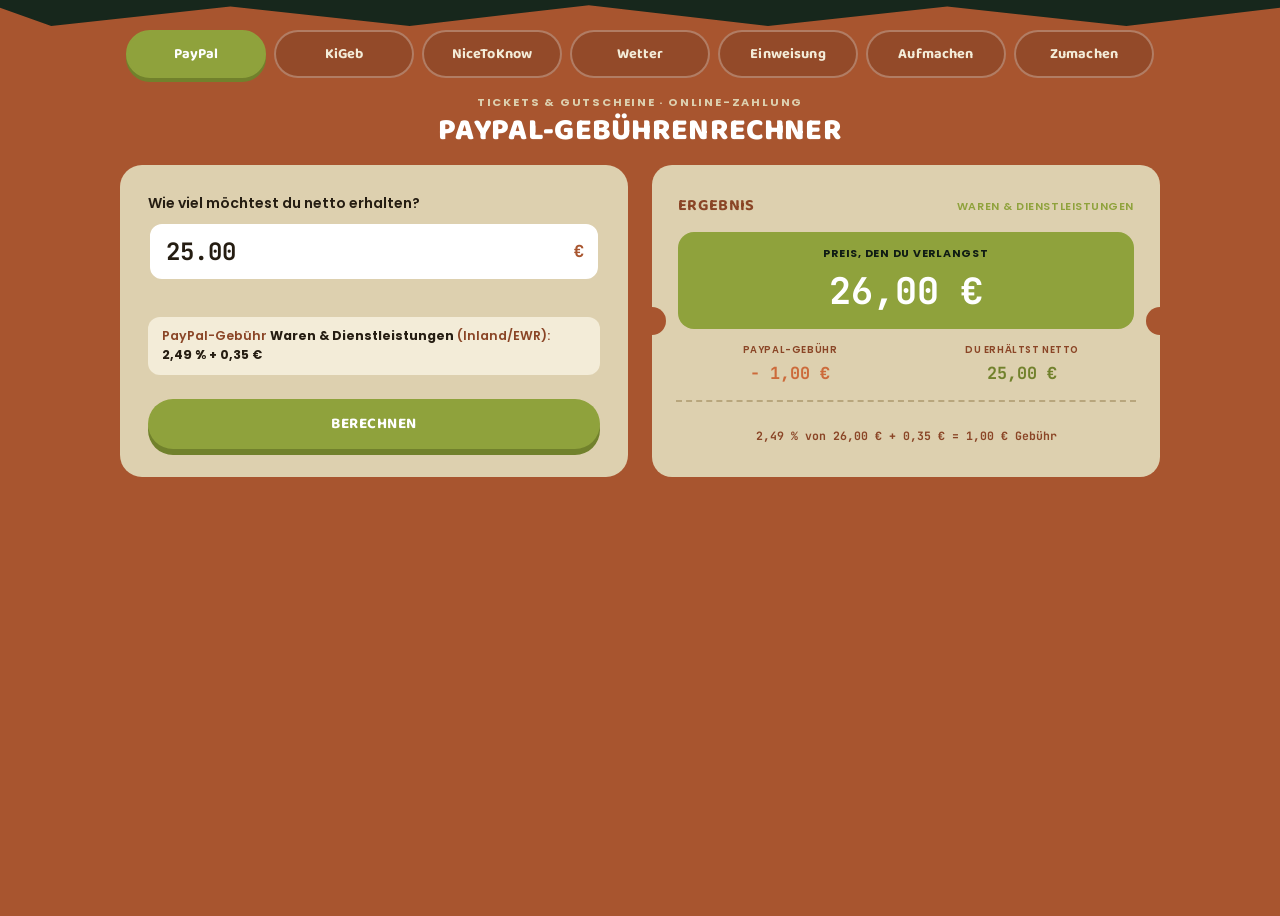
<file: Kletterwald/index.html>
<!doctype html>
<html lang="de">
  <head>
    <meta charset="UTF-8" />
    <meta name="viewport" content="width=device-width, initial-scale=1.0" />
    <title>Kletterwald-Einsiedel | INTRANET</title>
    <link rel="stylesheet" href="style.css" />
  </head>
  <body>
    <div class="top-decor"></div>

    <div class="page">
      <div class="tabbar" role="tablist" aria-label="Bereich wählen">
        <button
          class="tab active"
          type="button"
          data-target="paypal"
          role="tab"
          aria-selected="true"
        >
          PayPal
        </button>
        <button
          class="tab"
          type="button"
          data-target="kigeb"
          role="tab"
          aria-selected="false"
        >
          KiGeb
        </button>
        <button
          class="tab"
          type="button"
          data-target="nicetoknow"
          role="tab"
          aria-selected="false"
        >
          NiceToKnow
        </button>
        <button
          class="tab"
          type="button"
          data-target="wetter"
          role="tab"
          aria-selected="false"
        >
          Wetter
        </button>
        <button
          class="tab"
          type="button"
          data-target="einweisung"
          role="tab"
          aria-selected="false"
        >
          Einweisung
        </button>
        <button
          class="tab"
          type="button"
          data-target="aufmachen"
          role="tab"
          aria-selected="false"
        >
          Aufmachen
        </button>
        <button
          class="tab"
          type="button"
          data-target="zumachen"
          role="tab"
          aria-selected="false"
        >
          Zumachen
        </button>
      </div>

      <!-- ================= PayPal-Gebührenrechner ================= -->
      <section id="panel-paypal" class="tab-panel" role="tabpanel">
        <div class="page-head">
          <p class="eyebrow">Tickets &amp; Gutscheine · Online-Zahlung</p>
          <h1>PayPal-Gebührenrechner</h1>
        </div>

        <div class="layout">
          <form class="calc-card" id="calcForm">
            <div class="field">
              <label for="amount">Wie viel möchtest du netto erhalten?</label>
              <div class="amount-row">
                <input
                  type="number"
                  id="amount"
                  inputmode="decimal"
                  step="0.01"
                  min="0"
                  value="25.00"
                />
                <span>€</span>
              </div>
            </div>

            <div class="fee-basis">
              PayPal-Gebühr
              <strong>Waren &amp; Dienstleistungen</strong> (Inland/EWR):
              <strong>2,49&nbsp;% + 0,35&nbsp;€</strong>
            </div>

            <button type="submit" class="btn-primary">Berechnen</button>
          </form>

          <div class="ticket" aria-live="polite">
            <div class="ticket-head">
              <h2>Ergebnis</h2>
              <span class="ticket-type">Waren &amp; Dienstleistungen</span>
            </div>
            <div class="price-hero">
              <div class="label">Preis, den du verlangst</div>
              <div class="value" id="statGross">–</div>
            </div>
            <div class="ticket-stats">
              <div class="stat fee">
                <div class="label">PayPal-Gebühr</div>
                <div class="value" id="statFee">–</div>
              </div>
              <div class="stat net">
                <div class="label">Du erhältst netto</div>
                <div class="value" id="statNet">–</div>
              </div>
            </div>
            <div class="perforation"></div>
            <p class="ticket-formula" id="statFormula">–</p>
          </div>
        </div>
      </section>

      <!-- ================= Kindergeburtstag ================= -->
      <section id="panel-kigeb" class="tab-panel" role="tabpanel" hidden>
        <div class="page-head">
          <p class="eyebrow">Kasse · Kindergeburtstag</p>
          <h1>Was gehört zu welchem Paket?</h1>
        </div>

        <div class="layout">
          <div class="calc-card">
            <div class="group-label">Miniparcours</div>
            <button class="pkg-row" data-pkg="mini-entdecker">
              <span
                ><span class="pkg-name">Entdecker</span
                ><span class="pkg-sub"
                  >bis 6 Minis · +14 € je weiterem Kind</span
                ></span
              >
              <span class="pkg-price">90 €</span>
            </button>
            <button class="pkg-row" data-pkg="mini-abenteurer">
              <span
                ><span class="pkg-name">Abenteurer</span
                ><span class="pkg-sub"
                  >bis 6 Minis · +17 € je weiterem Kind</span
                ></span
              >
              <span class="pkg-price">115 €</span>
            </button>

            <div class="group-label">Höhenparcours</div>
            <button class="pkg-row" data-pkg="hoehe-entdecker">
              <span
                ><span class="pkg-name">Entdecker</span
                ><span class="pkg-sub"
                  >bis 6 Kinder · +20 € je weiterem Kind</span
                ></span
              >
              <span class="pkg-price">125 €</span>
            </button>
            <button class="pkg-row" data-pkg="hoehe-abenteurer">
              <span
                ><span class="pkg-name">Abenteurer</span
                ><span class="pkg-sub"
                  >bis 6 Kinder · +23 € je weiterem Kind</span
                ></span
              >
              <span class="pkg-price">140 €</span>
            </button>
            <div
              class="pkg-row"
              data-pkg="hoehe-wipfelstuermer"
              role="button"
              tabindex="0"
            >
              <span
                ><span class="pkg-name"
                  >Wipfelstürmer
                  <button class="trainer-check" type="button">
                    hier zum TrainerCheck
                  </button></span
                ><span class="pkg-sub"
                  >bis 6 Kinder · +25 € je weiterem Kind</span
                ></span
              >
              <span class="pkg-price">250 €</span>
            </div>
          </div>

          <div class="ticket" aria-live="polite">
            <div class="ticket-head">
              <h2>Checkliste</h2>
              <span class="ticket-type" id="kgTicketType">Miniparcours</span>
            </div>
            <div class="price-hero">
              <div class="label">Preis</div>
              <div class="value" id="kgPrice">90 €</div>
              <div class="sub" id="kgSub">
                bis 6 Kinder · + 14 € je weiterem Kind
              </div>
            </div>
            <div class="checklist" id="kgChecklist"></div>
          </div>
        </div>
      </section>

      <!-- ================= NiceToKnow ================= -->
      <section id="panel-nicetoknow" class="tab-panel" role="tabpanel" hidden>
        <div class="page-head">
          <p class="eyebrow">-- -- --</p>
          <h1>NiceToKnow</h1>
        </div>

        <div class="layout">
          <div class="calc-card">
            <button class="pkg-row" data-pkg="waldhaus-einsiedel">
              <span
                ><span class="pkg-name">Waldhaus Öffnungszeiten</span
                ><span class="pkg-sub"
                  >Die Öffnungszeiten des Waldhauses Einsiedel</span
                ></span
              >
            </button>
            <div class="placeholder-card wor">
              <div class="placeholder-icon">
                <svg
                  viewBox="0 0 24 24"
                  fill="none"
                  stroke-width="1.6"
                  stroke-linecap="round"
                  stroke-linejoin="round"
                  xmlns="http://www.w3.org/2000/svg"
                >
                  <rect x="5" y="4" width="14" height="17" rx="2"></rect>
                  <path d="M9 4V3a1 1 0 0 1 1-1h4a1 1 0 0 1 1 1v1"></path>
                  <line x1="9" y1="10" x2="15" y2="10"></line>
                  <line x1="9" y1="14" x2="15" y2="14"></line>
                  <line x1="9" y1="18" x2="12.5" y2="18"></line>
                </svg>
              </div>
              <p>weiterer Inhalt folgt in Kürze.</p>
            </div>
          </div>

          <div class="ticket" id="niceTicket" aria-live="polite" hidden>
            <div class="ticket-head">
              <h2>FACTS</h2>
            </div>
            <div class="checklist" id="niceChecklist"></div>
          </div>
        </div>
      </section>

      <!-- ================= Wetter-Overlay ================= -->
      <section id="panel-wetter" class="tab-panel" role="tabpanel" hidden>
        <div class="page-head">
          <p class="eyebrow">-- -- --</p>
          <h1>Wetter-Overlay</h1>
          <div class="date-nav">
            <button id="prevDay" class="nav-btn">← Ein Tag zurück</button>
            <p class="today-date" id="todayDate">–</p>
            <button id="nextDay" class="nav-btn">Ein Tag vor →</button>
          </div>
        </div>

        <div class="top-row">
          <div class="card">
            <h2>Öffnungszeiten</h2>
            <div class="hours-value" id="hoursValue">–</div>
            <div class="hours-sub" id="hoursSub"></div>
          </div>

          <div class="card">
            <h2 id="tempHeading">Temperatur</h2>
            <div class="temp-row">
              <div class="temp-stat">
                <div class="temp-label">Tief</div>
                <div class="temp-value cold" id="tempMin">–</div>
              </div>
              <div class="temp-stat">
                <div class="temp-label">Hoch</div>
                <div class="temp-value hot" id="tempMax">–</div>
              </div>
            </div>
          </div>
        </div>

        <div class="card rain-card">
          <h2 id="rainHeading">Regenverlauf heute</h2>
          <div class="rain-chart" id="rainChart"></div>
          <div class="rain-footer">
            <div class="legend" id="rainLegend"></div>
            <div>
              <span id="rainUpdated">–</span>
              ·
              <button class="refresh-btn" id="refreshBtn">Aktualisieren</button>
            </div>
          </div>
        </div>

        <div class="card">
          <h2>Wetterradar</h2>
          <div class="wetter-radar-window">
            <iframe
              class="wetter_radar"
              loading="lazy"
              tabindex="-1"
              src="https://www.wetteronline.de/wetterradar/gramschatzer-wald?wry=49.91,9.95&wrn=Gramschatzer%20Wald&wrg=x0443&wrx=49.91,9.95&wrm=10"
              frameborder="0"
              id="wetterRadar"
            ></iframe>
          </div>
        </div>

        <div class="card">
          <h2>Blitzradar</h2>
          <iframe
            loading="lazy"
            tabindex="-1"
            src="https://maps.blitzortung.org/de/#8.5/49.91/9.95"
            frameborder="0"
            id="blitzRadar"
            class="blitz_radar"
          ></iframe>
        </div>
      </section>

      <!-- ================= Einweisung (Platzhalter) ================= -->
      <section id="panel-einweisung" class="tab-panel" role="tabpanel" hidden>
        <div class="page-head">
          <p class="eyebrow">Ablauf · Vor Ort</p>
          <h1>Einweisung</h1>
          <div class="checklist-actions">
            <button class="reset-link" data-reset-checklist="panel-einweisung">
              Zurücksetzen
            </button>
          </div>
        </div>
        <div class="calc-card checklist-page-card">
          <div class="checklist">
            <div
              class="check-item toggleable off self-check self-check"
              data-id="einweisung-a"
            >
              <span class="icon">–</span>
              <span
                >Gruppe zur Einweisung zusammensammeln &amp; Willkommen
                heißen</span
              >
            </div>
            <div
              class="check-item toggleable off self-check"
              data-id="einweisung-b"
            >
              <span class="icon">–</span>
              <span>Vorstellung mit Namen</span>
            </div>
          </div>
          <div class="group-label">Allgemein</div>
          <div class="checklist">
            <div
              class="check-item toggleable off self-check self-check"
              data-id="einweisung-1-0"
            >
              <span class="icon">–</span> <span>Schmuck ablegen</span>
            </div>
            <div
              class="check-item toggleable off self-check self-check"
              data-id="einweisung-1-1"
            >
              <span class="icon">–</span>
              <span> Keine Gegenstände, die aus der Tasche fallen können</span>
            </div>
            <div
              class="check-item toggleable off self-check self-check"
              data-id="einweisung-1-2"
            >
              <span class="icon">–</span> <span> Rauchverbot im Gurt</span>
            </div>
            <div
              class="check-item toggleable off self-check self-check"
              data-id="einweisung-1-3"
            >
              <span class="icon">–</span> <span> Toilette nur ohne Gurt</span>
            </div>
            <div
              class="check-item toggleable off self-check self-check"
              data-id="einweisung-1-4"
            >
              <span class="icon">–</span>
              <span>
                im Gurt nicht Gelände verlassen (sei denn an der Kasse Bescheid
                sagen)</span
              >
            </div>
            <div
              class="check-item toggleable off self-check self-check"
              data-id="einweisung-1-5"
            >
              <span class="icon">–</span>
              <span> Gurte nur bei uns an- und ausziehen lasen</span>
            </div>
            <div
              class="check-item toggleable off self-check self-check"
              data-id="einweisung-1-6"
            >
              <span class="icon">–</span>
              <span> auf Handschuhpflicht hinweisen</span>
            </div>
          </div>
          <div class="group-label">Karabiner am Gurt erklären</div>
          <div class="checklist">
            <div
              class="check-item toggleable off self-check self-check"
              data-id="einweisung-2-0"
            >
              <span class="icon">–</span>
              <span>C = offen, U = geschlossen</span>
            </div>
            <div
              class="check-item toggleable off self-check self-check"
              data-id="einweisung-2-1"
            >
              <span class="icon">–</span>
              <span> Es geht nur ein Karabiner auf</span>
            </div>
            <div
              class="check-item toggleable off self-check self-check"
              data-id="einweisung-2-2"
            >
              <span class="icon">–</span>
              <span> Karabiner lässt sich nur am Schlüssel schließen</span>
            </div>
          </div>
          <div class="group-label">
            Auf- und Abstiege erkklären: immer 3 Karabiner
          </div>
          <div class="checklist">
            <div
              class="check-item toggleable off self-check self-check"
              data-id="einweisung-3-0"
            >
              <span class="icon">–</span>
              <span>C-Connect: Karabiner am besten senkrechthalten</span>
            </div>
            <div
              class="check-item toggleable off self-check self-check"
              data-id="einweisung-3-1"
            >
              <span class="icon">–</span>
              <span> Orangenen Karabiner einhaken</span>
            </div>
            <div
              class="check-item toggleable off self-check self-check"
              data-id="einweisung-3-2"
            >
              <span class="icon">–</span> <span> Grüne Seile = Aufstiege</span>
            </div>
            <div
              class="check-item toggleable off self-check self-check"
              data-id="einweisung-3-3"
            >
              <span class="icon">–</span> <span> Rote Seile = Abstiege</span>
            </div>
          </div>

          <div class="group-label"></div>

          <div class="checklist">
            <div
              class="check-item toggleable off self-check self-check"
              data-id="einweisung-4-0"
            >
              <span class="icon">–</span>
              <span>Max 3 Personen auf Plattform</span>
            </div>
            <div
              class="check-item toggleable off self-check self-check"
              data-id="einweisung-4-0"
            >
              <span class="icon">–</span> <span>Max 1 Person in der Übung</span>
            </div>
            <div
              class="check-item toggleable off self-check self-check"
              data-id="einweisung-4-0"
            >
              <span class="icon">–</span>
              <span>immer von grün (bzw. gelb) zu rot klettern</span>
            </div>
          </div>

          <div class="group-label">Seilbahn</div>
          <div class="checklist">
            <div
              class="check-item toggleable off self-check self-check"
              data-id="einweisung-4-0"
            >
              <span class="icon">–</span> <span>Gelb = Rolle einhängen</span>
            </div>
            <div
              class="check-item toggleable off self-check self-check"
              data-id="einweisung-4-1"
            >
              <span class="icon">–</span>
              <span> Ein- und Aushängen der Rolle am Gurt erklären</span>
            </div>
            <div
              class="check-item toggleable off self-check self-check"
              data-id="einweisung-4-2"
            >
              <span class="icon">–</span>
              <span> Rolle hinter die Karabiner einhängen</span>
            </div>
            <div
              class="check-item toggleable off self-check self-check"
              data-id="einweisung-4-3"
            >
              <span class="icon">–</span>
              <span> Festhalten nur an orangener Schlinge</span>
            </div>
            <div
              class="check-item toggleable off self-check self-check"
              data-id="einweisung-4-4"
            >
              <span class="icon">–</span>
              <span> Nicht in Seilbahn springen, sondern hinsetzen</span>
            </div>
            <div
              class="check-item toggleable off self-check self-check"
              data-id="einweisung-4-5"
            >
              <span class="icon">–</span>
              <span> Erst fahren, wenn Landeplattform frei ist</span>
            </div>
            <div
              class="check-item toggleable off self-check self-check"
              data-id="einweisung-4-6"
            >
              <span class="icon">–</span>
              <span> Halteseil bei Seilbahn erklären</span>
            </div>
          </div>
          <div class="group-label">Abstieg</div>
          <div class="checklist">
            <div
              class="check-item toggleable off self-check"
              data-id="einweisung-5-0"
            >
              <span class="icon">–</span>
              <span>Leiter bis zum Ende klettern (nicht springen)</span>
            </div>

            <div
              class="check-item toggleable off self-check"
              data-id="einweisung-5-1"
            >
              <span class="icon">–</span>
              <span
                >Schwarzer Schlüssel am Ende, um 2. Karabiner zu öffnen</span
              >
            </div>
          </div>
          <div class="group-label"></div>

          <div class="checklist">
            <div
              class="check-item toggleable off self-check"
              data-id="einweisung-6-0"
            >
              <span class="icon">–</span>
              <span>
                Karabiner ordentlich halten, nicht in sich verdrehen (führt zu
                Problemen beim Öffnen der Karabiner)
              </span>
            </div>

            <div
              class="check-item toggleable off self-check"
              data-id="einweisung-6-1"
            >
              <span class="icon">–</span>
              <span>
                Karabiner in Stäbchen hängen und nicht im Dreck schleifen lassen
              </span>
            </div>

            <div
              class="check-item toggleable off self-check"
              data-id="einweisung-6-2"
            >
              <span class="icon">–</span>
              <span>Nicht Arme oder Kopf zwischen Karabiner stecken</span>
            </div>
          </div>

          <div class="group-label">Übersicht Parcours:</div>
          <div class="checklist">
            <div
              class="check-item toggleable off self-check"
              data-id="einweisung-7-0"
            >
              <span class="icon">–</span>
              <span>
                3 m leicht (2 Parcours), mittel, schwer (auch Notabstiege für 3
                schwer erwähnen)
              </span>
            </div>

            <div
              class="check-item toggleable off self-check"
              data-id="einweisung-7-1"
            >
              <span class="icon">–</span>
              <span>5 m leicht</span>
            </div>

            <div
              class="check-item toggleable off self-check"
              data-id="einweisung-7-2"
            >
              <span class="icon">–</span>
              <span>6 m (2 Varianten: mittel und schwer)</span>
            </div>

            <div
              class="check-item toggleable off self-check"
              data-id="einweisung-7-3"
            >
              <span class="icon">–</span>
              <span>9 m (mittel und schwer): Empfehlung ab 10 Jahren</span>
            </div>

            <div
              class="check-item toggleable off self-check"
              data-id="einweisung-7-4"
            >
              <span class="icon">–</span>
              <span>14 m (mittel): Empfehlung ab 14 Jahren</span>
            </div>

            <div
              class="check-item toggleable off self-check"
              data-id="einweisung-7-5"
            >
              <span class="icon">–</span>
              <span>20 m (optionale Abzweigung von 14 m aus)</span>
            </div>

            <div
              class="check-item toggleable off self-check"
              data-id="einweisung-7-6"
            >
              <span class="icon">–</span>
              <span>Nicht in Miniparcours klettern</span>
            </div>

            <div
              class="check-item toggleable off self-check"
              data-id="einweisung-7-7"
            >
              <span class="icon">–</span>
              <span>
                Empfehlung: Mit leichtem, niedrigen Parcours starten und sich
                dann steigern
              </span>
            </div>
          </div>

          <div class="group-label"></div>

          <div class="checklist">
            <div
              class="check-item toggleable off self-check"
              data-id="einweisung-8-0"
            >
              <span class="icon">–</span>
              <span
                >Nachfragen ob alles verstanden wurde / es noch Fragen
                gibt</span
              >
            </div>

            <div
              class="check-item toggleable off self-check"
              data-id="einweisung-8-1"
            >
              <span class="icon">–</span>
              <span>Bei Fragen immer auf uns zukommen bzw. rufen</span>
            </div>

            <div
              class="check-item toggleable off self-check"
              data-id="einweisung-8-2"
            >
              <span class="icon">–</span>
              <span>
                Zu Übungsparcours schicken &amp; Gruppe betreuen, bis alle
                durchgeklettert sind
              </span>
            </div>
          </div>

          <div class="group-label"></div>

          <div class="group-label">Präsentation:</div>
          <div class="checklist">
            <div
              class="check-item toggleable off self-check"
              data-id="einweisung-9-0"
            >
              <span class="icon">–</span>
              <span>Gruppe „richtig stellen“</span>
            </div>

            <div
              class="check-item toggleable off self-check"
              data-id="einweisung-9-1"
            >
              <span class="icon">–</span>
              <span>Zur Gruppe sprechen</span>
            </div>

            <div
              class="check-item toggleable off self-check"
              data-id="einweisung-9-2"
            >
              <span class="icon">–</span>
              <span>Angemessene Lautstärke auf Gruppengröße</span>
            </div>

            <div
              class="check-item toggleable off self-check"
              data-id="einweisung-9-3"
            >
              <span class="icon">–</span>
              <span>Deutlich zeigen was gesprochen wird</span>
            </div>
          </div>

          <div class="group-label">Nonverbal:</div>
          <div class="checklist">
            <div
              class="check-item toggleable off self-check"
              data-id="einweisung-10-0"
            >
              <span class="icon">–</span>
              <span>
                Checken, ob alle Gäste ready sind (Haare zusammen, Schmuck
                ablegen), sonst ansprechen
              </span>
            </div>

            <div
              class="check-item toggleable off self-check"
              data-id="einweisung-10-1"
            >
              <span class="icon">–</span>
              <span>Checken, ob Gäste zuhören</span>
            </div>

            <div
              class="check-item toggleable off self-check"
              data-id="einweisung-10-2"
            >
              <span class="icon">–</span>
              <span>Checken, ob Gäste mitkommen oder fragend schauen</span>
            </div>
          </div>

          <div class="group-label">Allgemeines:</div>
          <div class="checklist">
            <div
              class="check-item toggleable off self-check"
              data-id="einweisung-11-0"
            >
              <span class="icon">–</span>
              <span>Einweisung auf Gruppe anpassen</span>
            </div>

            <div
              class="check-item toggleable off self-check"
              data-id="einweisung-11-1"
            >
              <span class="icon">–</span>
              <span
                >Bei Fremdsprachigen Menschen: langsamer und leichter, mehr
                Symbolik</span
              >
            </div>

            <div
              class="check-item toggleable off self-check"
              data-id="einweisung-11-2"
            >
              <span class="icon">–</span>
              <span>z.B. Rauchen</span>
            </div>

            <div
              class="check-item toggleable off self-check"
              data-id="einweisung-11-3"
            >
              <span class="icon">–</span>
              <span>z.B. Parcours mit Altersbeschränkungen</span>
            </div>

            <div
              class="check-item toggleable off self-check"
              data-id="einweisung-11-4"
            >
              <span class="icon">–</span>
              <span>Viel Gestik nutzen</span>
            </div>

            <div
              class="check-item toggleable off self-check"
              data-id="einweisung-11-5"
            >
              <span class="icon">–</span>
              <span>
                bei sehr Kleinen Kindern individuelle Tipps an Eltern geben nach
                der Einweisung (z.B. kleinstes Kind klettert immer zwischen 2
                Größeren)
              </span>
            </div>

            <div
              class="check-item toggleable off self-check"
              data-id="einweisung-11-6"
            >
              <span class="icon">–</span>
              <span>bei einem Kind und einem Erwachsenen: Kind zuerst</span>
            </div>
          </div>
        </div>
      </section>

      <!-- ================= Aufmachen ================= -->
      <section id="panel-aufmachen" class="tab-panel" role="tabpanel" hidden>
        <div class="page-head">
          <p class="eyebrow">Ablauf · Vor Ort</p>
          <h1>Aufmachen</h1>
          <div class="checklist-actions">
            <button class="reset-link" data-reset-checklist="panel-aufmachen">
              Zurücksetzen
            </button>
          </div>
        </div>

        <div class="calc-card checklist-page-card">
          <div class="group-label">1. Container &amp; Hütte aufmachen</div>
          <div class="checklist">
            <div
              class="check-item toggleable off self-check self-check"
              data-id="auf-1a"
            >
              <span class="icon">–</span>
              <span
                >Schlüssel aus dem Tresor holen
                </span
              >
            </div>
            <div class="check-item toggleable off self-check" data-id="auf-1b">
              <span class="icon">–</span>
              <span>Mit diesem Schlüssel Containertür öffnen</span>
            </div>
            <div class="check-item toggleable off self-check" data-id="auf-1c">
              <span class="icon">–</span>
              <span
                >Im Container links oben hängt Schlüssel für die Bretter an den
                Leitern</span
              >
            </div>
          </div>

          <div class="group-label">2. Parcours aufmachen</div>
          <div class="checklist">
            <div class="check-item toggleable off self-check" data-id="auf-2a">
              <span class="icon">–</span>
              <span>Mit Schlüssel aus dem Container die Bretter abnehmen</span>
            </div>
            <div class="check-item toggleable off self-check" data-id="auf-2b">
              <span class="icon">–</span>
              <span>Rettungsleitern aufschließen!</span>
            </div>
            <div class="check-item toggleable off self-check" data-id="auf-2c">
              <span class="icon">–</span>
              <span>Alle Höhensicherungsgeräte checken</span>
            </div>
            <div class="check-item toggleable off self-check" data-id="auf-2d">
              <span class="icon">–</span>
              <span>Sprunggerät auf 14 m checken</span>
            </div>
          </div>

          <div class="group-label">3. Anziehbereich vorbereiten</div>
          <div class="checklist">
            <div class="check-item toggleable off self-check" data-id="auf-3a">
              <span class="icon">–</span>
              <span>Sitzkissen rauslegen</span>
            </div>
            <div class="check-item toggleable off self-check" data-id="auf-3b">
              <span class="icon">–</span>
              <span>Gurte raushängen</span>
            </div>
          </div>

          <div class="group-label">4. Kassenbereich vorbereiten</div>
          <div class="checklist">
            <div class="check-item toggleable off self-check" data-id="auf-4a">
              <span class="icon">–</span>
              <span>Getränke rausstellen</span>
            </div>
            <div class="check-item toggleable off self-check" data-id="auf-4b">
              <span class="icon">–</span>
              <span>Aufsteller für Google-Bewertungen rausstellen</span>
            </div>
            <div class="check-item toggleable off self-check" data-id="auf-4c">
              <span class="icon">–</span>
              <span>Stempelkarten rausstellen</span>
            </div>
            <div class="check-item toggleable off self-check" data-id="auf-4d">
              <span class="icon">–</span>
              <span>Aufkleber bereitlegen</span>
            </div>
            <div class="check-item toggleable off self-check" data-id="auf-4e">
              <span class="icon">–</span>
              <span>Ordner mit Einverständniszettel rauslegen</span>
            </div>
            <div class="check-item toggleable off self-check" data-id="auf-4f">
              <span class="icon">–</span>
              <span>Schublade in Schreibtisch einsetzen</span>
            </div>
            <div class="check-item toggleable off self-check" data-id="auf-4g">
              <span class="icon">–</span>
              <span>Handschuhkiste bereitstellen</span>
            </div>
            <div class="check-item toggleable off self-check" data-id="auf-4h">
              <span class="icon">–</span>
              <span>Richtiges Datum beim Datumstempel einstellen</span>
            </div>
            <div class="check-item toggleable off self-check" data-id="auf-4i">
              <span class="icon">–</span>
              <span
                >Kasse aus dem Tresor im Container holen &amp; in Schublade
                bereitlegen</span
              >
            </div>
            <div class="check-item toggleable off self-check" data-id="auf-4j">
              <span class="icon">–</span>
              <span>Snack-Kette raushängen, restliche Nüsse rausstellen</span>
            </div>
            <div class="check-item toggleable off self-check" data-id="auf-4k">
              <span class="icon">–</span>
              <span>Fahne rausstellen</span>
            </div>
          </div>

          <div class="group-label">5. Aufenthaltsbereiche für Gäste</div>
          <div class="checklist">
            <div class="check-item toggleable off self-check" data-id="auf-5a">
              <span class="icon">–</span>
              <span>Herumliegenden Müll in Tonne</span>
            </div>
            <div class="check-item toggleable off self-check" data-id="auf-5b">
              <span class="icon">–</span>
              <span>Ausreichend Klopapier in den Klos?</span>
            </div>
            <div class="check-item toggleable off self-check" data-id="auf-5c">
              <span class="icon">–</span>
              <span>Sitzgelegenheiten abkehren</span>
            </div>
            <div class="check-item toggleable off self-check" data-id="auf-5d">
              <span class="icon">–</span>
              <span>Liegestühle rausstellen (sei denn schlechtes Wetter)</span>
            </div>
            <div class="check-item toggleable off self-check" data-id="auf-5e">
              <span class="icon">–</span>
              <span
                >Müssen Tische reserviert werden für Kindergeburtstage?</span
              >
            </div>
          </div>

          <div class="group-label">6. Check Rettungsgeräte</div>
          <div class="checklist">
            <div class="check-item toggleable off self-check" data-id="auf-6a">
              <span class="icon">–</span>
              <span>Vollständigkeit der Rettungsmaterialien sicherstellen</span>
            </div>
          </div>

          <div class="group-label">7. Tagesprotokoll</div>
          <div class="checklist">
            <div class="check-item toggleable off self-check" data-id="auf-7a">
              <span class="icon">–</span>
              <span>Tagesprotokoll ausfüllen</span>
            </div>
          </div>
        </div>
      </section>

      <!-- ================= Zumachen ================= -->
      <section id="panel-zumachen" class="tab-panel" role="tabpanel" hidden>
        <div class="page-head">
          <p class="eyebrow">Ablauf · Vor Ort</p>
          <h1>Zumachen</h1>
          <div class="checklist-actions">
            <button class="reset-link" data-reset-checklist="panel-zumachen">
              Zurücksetzen
            </button>
          </div>
        </div>

        <div class="calc-card checklist-page-card">
          <div class="group-label">1. Kassenschluss um 17:00</div>
          <div class="checklist">
            <div class="check-item toggleable off self-check" data-id="zu-1">
              <span class="icon">–</span>
              <span
                >150€ in Scheinen und 50€ in Münzen im Geldbeutel lassen</span
              >
            </div>
            <div class="check-item toggleable off self-check" data-id="zu-2">
              <span class="icon">–</span>
              <span>30€ jeweils in Snack- und Trinkkasse lassen</span>
            </div>
            <div class="check-item toggleable off self-check" data-id="zu-3">
              <span class="icon">–</span>
              <span
                >Wenn nötig Kleingeld im Tresor holen (später auf Umschlag
                schreiben)</span
              >
            </div>
            <div class="check-item toggleable off self-check" data-id="zu-4">
              <span class="icon">–</span>
              <span
                >Umschlag in der ersten Schublade im Schrank hinter der Türe
                holen</span
              >
            </div>
            <div class="check-item toggleable off self-check" data-id="zu-5">
              <span class="icon">–</span>
              <span
                >Auf den Umschlag "Eintritt: X€, Snacks: X€, Trinken: X€"
                schreiben</span
              >
            </div>
            <div class="check-item toggleable off self-check" data-id="zu-6">
              <span class="icon">–</span>
              <span>Gurte in den Container räumen</span>
            </div>
            <div class="check-item toggleable off self-check" data-id="zu-7">
              <span class="icon">–</span>
              <span>Fahne reinholen</span>
            </div>
          </div>
          <div class="group-label">2. Vorbereitung</div>
          <div class="checklist">
            <div class="check-item toggleable off self-check" data-id="zu-8">
              <span class="icon">–</span>
              <span
                >Schublade vom Tresen in der Hütte auf den Schreibtisch
                stellen</span
              >
            </div>

            <div class="check-item toggleable off self-check" data-id="zu-9">
              <span class="icon">–</span>
              <span
                >Bretter vor die Leitern und Schlösser zudrücken (30 Minuten vor
                Schluss beginnen)</span
              >
            </div>
            <div class="check-item toggleable off self-check" data-id="zu-10">
              <span class="icon">–</span>
              <span
                >Kleine Kontrollrunde: irgendwelche Auffälligkeiten an den
                Parcours? Passt alles für den nächsten Betriebstag? Falls nein:
                Info an Rayk</span
              >
            </div>

            <div class="group-label">3. Ende um 19:00</div>
            <div class="checklist">
              <div class="check-item toggleable off self-check" data-id="zu-11">
                <span class="icon">–</span>
                <span>Sitzkissen wegräumen</span>
              </div>
              <div class="check-item toggleable off self-check" data-id="zu-12">
                <span class="icon">–</span>
                <span
                  >Kassenbereich aufräumen, alle Gegenstände in die Hütte
                  räumen</span
                >
              </div>

              <div class="check-item toggleable off self-check" data-id="zu-13">
                <span class="icon">–</span>
                <span>Snacks in die Box räumen</span>
              </div>
              <div class="check-item toggleable off self-check" data-id="zu-14">
                <span class="icon">–</span>
                <span>Rettungsleitern zuschließen</span>
              </div>
              <div class="check-item toggleable off self-check" data-id="zu-15">
                <span class="icon">–</span>
                <span>Liegestühle wegräumen</span>
              </div>
              <div class="check-item toggleable off self-check" data-id="zu-16">
                <span class="icon">–</span>
                <span>Müll vom Boden in die Tonne räumen</span>
              </div>
              <div class="check-item toggleable off self-check" data-id="zu-17">
                <span class="icon">–</span>
                <span
                  >Reservierte Schilder von Kindergeburtstagen reinräumen</span
                >
              </div>
              <div class="check-item toggleable off self-check" data-id="zu-18">
                <span class="icon">–</span>
                <span>Schränke in der Hütte abschließen</span>
              </div>
              <div class="check-item toggleable off self-check" data-id="zu-19">
                <span class="icon">–</span>
                <span
                  >Kontrollieren: Genügend Getränke vorhanden? Genügend Snacks
                  vorhanden? Falls nein: Info an Rayk.</span
                >
              </div>

              <div class="check-item toggleable off self-check" data-id="zu-20">
                <span class="icon">–</span>
                <span>Klos abschließen</span>
              </div>
              <div class="check-item toggleable off self-check" data-id="zu-21">
                <span class="icon">–</span>
                <span>Hütte abschließen</span>
              </div>
              <div class="check-item toggleable off self-check" data-id="zu-22">
                <span class="icon">–</span>
                <span>Container abschließen</span>
              </div>
              <div class="check-item toggleable off self-check" data-id="zu-23">
                <span class="icon">–</span>
                <span>Ggf. Mülltonne raus (Sonntags)</span>
              </div>
              <div class="check-item toggleable off self-check" data-id="zu-24">
                <span class="icon">–</span>
                <span>Schlüssel zurück in Tresor</span>
              </div>
              <div class="check-item toggleable off self-check" data-id="zu-25">
                <span class="icon">–</span>
                <span>Kette davor hängen</span>
              </div>
            </div>
          </div>
        </div>
      </section>
    </div>

    <!-- ================= Overlay: KiGeb Paket 3 – Ablauf-Checkliste ================= -->
    <div class="modal-overlay" id="paket3ModalOverlay">
      <div class="modal-card">
        <div class="modal-header">
          <h2>Ablauf · Paket 3 Wipfelstürmer</h2>
          <button
            class="modal-close"
            id="paket3ModalClose"
            aria-label="Schließen"
          >
            <svg
              viewBox="0 0 24 24"
              fill="none"
              stroke-width="2"
              stroke-linecap="round"
              xmlns="http://www.w3.org/2000/svg"
            >
              <line x1="5" y1="5" x2="19" y2="19"></line>
              <line x1="19" y1="5" x2="5" y2="19"></line>
            </svg>
          </button>
        </div>
        <div class="modal-body" id="paket3ModalBody"></div>
        <div class="modal-footer">
          <button class="nav-btn" id="paket3ModalReset">Zurücksetzen</button>
        </div>
      </div>
    </div>

    <script src="script.js"></script>
  </body>
</html>
</file>
<file: Kletterwald/style.css>
/* Fonts lokal eingebettet (Baloo 2, Poppins, JetBrains Mono) – kein Netzwerk nötig, funktioniert komplett offline */
@font-face {
  font-family: "Baloo 2";
  font-style: normal;
  font-weight: 700;
  font-display: swap;
  src: url([data-uri])
    format("woff2");
}

@font-face {
  font-family: "Baloo 2";
  font-style: normal;
  font-weight: 800;
  font-display: swap;
  src: url([data-uri])
    format("woff2");
}

@font-face {
  font-family: "Poppins";
  font-style: normal;
  font-weight: 400;
  font-display: swap;
  src: url([data-uri])
    format("woff2");
}

@font-face {
  font-family: "Poppins";
  font-style: normal;
  font-weight: 500;
  font-display: swap;
  src: url([data-uri])
    format("woff2");
}

@font-face {
  font-family: "Poppins";
  font-style: normal;
  font-weight: 600;
  font-display: swap;
  src: url([data-uri])
    format("woff2");
}

@font-face {
  font-family: "Poppins";
  font-style: normal;
  font-weight: 700;
  font-display: swap;
  src: url([data-uri])
    format("woff2");
}

@font-face {
  font-family: "JetBrains Mono";
  font-style: normal;
  font-weight: 700;
  font-display: swap;
  src: url([data-uri])
    format("woff2");
}

:root {
  --green-dark: #17271c;
  --green-darker: #101c14;
  --terracotta: #a8552f;
  --terracotta-dark: #8a4526;
  --olive: #8fa23c;
  --olive-dark: #71812c;
  --cream: #ddd0af;
  --cream-light: #f3ecd8;
  --orange: #cc6a3a;
  --white: #ffffff;
  --ink: #251d12;
  --font-display: "Baloo 2", sans-serif;
  --font-body: "Poppins", sans-serif;
  --font-mono: "JetBrains Mono", monospace;
}

* {
  box-sizing: border-box;
}
html,
body {
  height: 100%;
}

body {
  margin: 16px;
  font-family: var(--font-body);
  background: var(--terracotta);
  color: var(--white);
  -webkit-font-smoothing: antialiased;
  display: flex;
  align-items: top;
  justify-content: center;
  min-height: 100vh;
  padding: 14px 16px;
  -webkit-tap-highlight-color: transparent;
}

iframe {
  border: none;
  display: block;
  width: 100%;
  height: 720px;
  border-radius: 22px;
  overflow: hidden;
}

.wetter-radar-window {
  overflow: hidden;
  border-radius: 22px;
  height: 720px;
}

.wetter-radar-window .wetter_radar {
  margin-top: -260px;
  min-height: 1000px;
}

/* thin fixed brand strip, doesn't take up layout space */
.top-decor {
  position: fixed;
  top: 0;
  left: 0;
  right: 0;
  height: 26px;
  background: var(--green-dark);
  clip-path: polygon(
    0 0,
    100% 0,
    100% 30%,
    88% 100%,
    74% 25%,
    60% 100%,
    46% 20%,
    32% 100%,
    18% 25%,
    4% 100%,
    0 30%
  );
  z-index: 50;
}

.page {
  position: relative;
  z-index: 1;
  width: 100%;
  max-width: 1040px;
}

/* ---------- Tab bar ---------- */
.tabbar {
  display: flex;
  flex-wrap: wrap;
  justify-content: center;
  gap: 8px;
  margin-bottom: 16px;
}

.tab {
  font-family: var(--font-display);
  font-weight: 700;
  font-size: 0.9rem;
  letter-spacing: 0.01em;
  color: var(--cream-light);
  background: rgba(0, 0, 0, 0.12);
  border: 2px solid rgba(255, 255, 255, 0.28);
  border-radius: 999px;
  padding: 10px 18px;
  min-width: 140px;
  max-width: 150px;
  text-align: center;
  cursor: pointer;
  transition:
    background 0.12s ease,
    border-color 0.12s ease,
    color 0.12s ease,
    transform 0.08s ease;
}

.tab:active {
  transform: scale(0.97);
}

.tab.active {
  background: var(--olive);
  border-color: var(--olive);
  color: var(--white);
  box-shadow: 0 4px 0 var(--olive-dark);
}

/* ---------- Page head (per tab) ---------- */
.page-head {
  text-align: center;
  margin-bottom: 18px;
}

.eyebrow {
  font-family: var(--font-body);
  font-weight: 700;
  font-size: 0.7rem;
  letter-spacing: 0.16em;
  text-transform: uppercase;
  color: var(--cream);
  margin: 0 0 4px;
}

h1 {
  font-family: var(--font-display);
  font-weight: 800;
  text-transform: uppercase;
  font-size: clamp(1.35rem, 2.6vw, 1.9rem);
  line-height: 1.05;
  letter-spacing: 0.01em;
  margin: 0;
}

.layout {
  display: grid;
  grid-template-columns: 1fr 1fr;
  gap: 24px;
  align-items: stretch;
}

/* ---------- Left cards (form / package picker) ---------- */
.calc-card {
  background: var(--cream);
  border-radius: 22px;
  padding: clamp(18px, 2.6vw, 28px);
  color: var(--ink);
  text-align: left;
  display: flex;
  flex-direction: column;
  height: 100%;
}

#panel-paypal .calc-card {
  justify-content: space-between;
}
#panel-kigeb .calc-card {
  overflow-y: auto;
}

.field {
  margin-bottom: 14px;
}

.field label {
  display: block;
  font-weight: 600;
  font-size: 0.88rem;
  margin-bottom: 8px;
  color: var(--ink);
}

.amount-row {
  display: flex;
  align-items: center;
  background: var(--white);
  border: 2px solid var(--cream);
  border-radius: 14px;
  padding: 2px 6px 2px 16px;
  transition: border-color 0.15s ease;
}

.amount-row:focus-within {
  border-color: var(--olive);
}

.amount-row input {
  border: none;
  outline: none;
  background: transparent;
  font-family: var(--font-mono);
  font-size: 1.5rem;
  font-weight: 700;
  color: var(--ink);
  width: 100%;
  padding: 10px 0;
}

.amount-row span {
  font-family: var(--font-mono);
  font-weight: 700;
  font-size: 1.05rem;
  color: var(--terracotta);
  padding-right: 8px;
}

.fee-basis {
  display: block;
  background: var(--cream-light);
  border-radius: 12px;
  padding: 10px 14px;
  margin: 14px 0 16px;
  font-size: 0.78rem;
  font-weight: 600;
  color: var(--terracotta-dark);
  line-height: 1.5;
}

.fee-basis strong {
  color: var(--ink);
}

.btn-primary {
  width: 100%;
  background: var(--olive);
  color: var(--white);
  border: none;
  border-radius: 999px;
  font-family: var(--font-display);
  font-weight: 700;
  font-size: 0.95rem;
  text-transform: uppercase;
  letter-spacing: 0.03em;
  padding: 13px 20px;
  cursor: pointer;
  box-shadow: 0 6px 0 var(--olive-dark);
  transition:
    transform 0.08s ease,
    box-shadow 0.08s ease;
}

.btn-primary:active {
  transform: translateY(4px);
  box-shadow: 0 2px 0 var(--olive-dark);
}

.group-label {
  font-family: var(--font-body);
  font-weight: 700;
  font-size: 0.7rem;
  letter-spacing: 0.14em;
  text-transform: uppercase;
  color: var(--terracotta-dark);
  margin: 14px 0 8px;
}
.group-label:first-child {
  margin-top: 0;
}

.pkg-row {
  display: flex;
  align-items: center;
  justify-content: space-between;
  gap: 10px;
  width: 100%;
  text-align: left;
  background: var(--white);
  border: 2px solid var(--cream);
  border-radius: 14px;
  padding: 10px 14px;
  margin-bottom: 8px;
  cursor: pointer;
  font-family: inherit;
  transition:
    border-color 0.15s ease,
    transform 0.08s ease;
}
.pkg-row:active {
  transform: scale(0.98);
}
.pkg-row:focus-within,
.pkg-row.active {
  border-color: var(--olive);
}
.pkg-row.active {
  background: var(--cream-light);
}

.pkg-name {
  display: block;
  font-family: var(--font-display);
  font-weight: 700;
  font-size: 1rem;
  color: var(--ink);
}
.trainer-check {
  display: inline-block;
  margin-left: 10px;
  padding: 0;
  border: 0;
  background: none;
  cursor: pointer;
  font-family: var(--font-body);
  font-size: 0.68rem;
  font-weight: 600;
  color: var(--olive-dark);
  text-decoration: underline;
  text-underline-offset: 2px;
  white-space: nowrap;
}
.pkg-sub {
  display: block;
  font-size: 0.72rem;
  font-weight: 500;
  color: var(--terracotta-dark);
  margin-top: 1px;
}
.pkg-price {
  font-family: var(--font-mono);
  font-weight: 700;
  font-size: 1.15rem;
  color: var(--terracotta);
  white-space: nowrap;
}
.pkg-row.active .pkg-price {
  color: var(--olive-dark);
}

/* ---------- Right: ticket stub result ---------- */
.ticket {
  background: var(--cream);
  border-radius: 20px;
  padding: clamp(18px, 2.6vw, 28px) clamp(16px, 2.6vw, 26px) 20px;
  position: relative;
  color: var(--ink);
  display: flex;
  flex-direction: column;
  justify-content: space-between;
  height: 100%;
  overflow: hidden;
}

.ticket::before,
.ticket::after {
  content: "";
  position: absolute;
  top: 50%;
  transform: translateY(-50%);
  width: 28px;
  height: 28px;
  background: var(--terracotta);
  border-radius: 50%;
}
.ticket::before {
  left: -14px;
}
.ticket::after {
  right: -14px;
}

.ticket-head {
  display: flex;
  justify-content: space-between;
  align-items: baseline;
  flex-wrap: wrap;
  gap: 6px;
  margin-bottom: 14px;
}

.ticket-head h2 {
  font-family: var(--font-display);
  text-transform: uppercase;
  font-size: 1rem;
  margin: 0;
  color: var(--terracotta-dark);
  letter-spacing: 0.02em;
}

.ticket-head .ticket-type {
  font-family: var(--font-body);
  font-size: 0.68rem;
  font-weight: 600;
  color: var(--olive);
  text-transform: uppercase;
  letter-spacing: 0.05em;
}

.price-hero {
  background: var(--olive);
  border-radius: 16px;
  padding: 14px 16px;
  text-align: center;
  margin-bottom: 14px;
}

.price-hero .label {
  font-size: 0.68rem;
  font-weight: 700;
  text-transform: uppercase;
  letter-spacing: 0.07em;
  color: var(--green-darker);
  margin-bottom: 4px;
}

.price-hero .value {
  font-family: var(--font-mono);
  font-weight: 700;
  font-size: clamp(1.6rem, 3.4vw, 2.3rem);
  color: var(--white);
}

.price-hero .sub {
  font-size: 0.68rem;
  font-weight: 600;
  color: rgba(255, 255, 255, 0.85);
  margin-top: 2px;
}

.ticket-stats {
  display: grid;
  grid-template-columns: repeat(2, 1fr);
  gap: 8px;
  padding-bottom: 16px;
}

.stat {
  text-align: center;
}

.stat .label {
  font-size: 0.6rem;
  font-weight: 600;
  text-transform: uppercase;
  letter-spacing: 0.06em;
  color: var(--terracotta-dark);
  margin-bottom: 5px;
}

.stat .value {
  font-family: var(--font-mono);
  font-weight: 700;
  font-size: clamp(0.85rem, 1.7vw, 1.05rem);
}

.stat.fee .value {
  color: var(--orange);
}
.stat.net .value {
  color: var(--olive-dark);
}

.checklist {
  display: flex;
  flex-direction: column;
  gap: 7px;
  flex: 1;
  overflow-y: auto;
  padding-bottom: 4px;
}
.check-item {
  display: flex;
  align-items: center;
  gap: 10px;
  background: var(--cream-light);
  border-radius: 10px;
  padding: 8px 12px;
  font-size: 0.82rem;
  font-weight: 600;
  color: var(--ink);
}
.check-item.off:not(.self-check) {
  opacity: 0.45;
}
.check-item .icon {
  flex-shrink: 0;
  width: 20px;
  height: 20px;
  border-radius: 50%;
  display: flex;
  align-items: center;
  justify-content: center;
  font-size: 0.68rem;
  font-weight: 700;
}
.check-item.on .icon {
  background: var(--olive);
  color: var(--white);
}
.check-item.off .icon {
  background: #cbbd97;
  color: var(--cream-light);
}

.perforation {
  border-top: 2px dashed #b8a67d;
  margin: 0 -2px;
}
#panel-kigeb .perforation {
  margin: 14px -2px 0;
}

.ticket-formula {
  padding-top: 14px;
  font-family: var(--font-mono);
  font-size: 0.72rem;
  color: var(--terracotta-dark);
  line-height: 1.6;
  text-align: center;
}
#panel-kigeb .ticket-formula {
  font-size: 0.66rem;
  padding-top: 12px;
}

/* ---------- Placeholder panels (Einweisung / Aufmachen / Zumachen) ---------- */
.placeholder-card {
  background: var(--cream);
  border-radius: 22px;
  padding: clamp(24px, 4vw, 40px);
  color: var(--ink);
  text-align: center;
  max-width: 560px;
  margin: 0 auto;
  border: 2px dashed #b8a67d;
}

.placeholder-card.wor {
  border: none;
}

.placeholder-card .placeholder-icon {
  display: flex;
  justify-content: center;
  margin-bottom: 10px;
}

.placeholder-card .placeholder-icon svg {
  width: 38px;
  height: 38px;
  stroke: var(--terracotta);
}

.placeholder-card p {
  margin: 0;
  font-size: 0.9rem;
  font-weight: 500;
  color: var(--terracotta-dark);
  line-height: 1.6;
}

.bulletpoint {
  font-size: 0.9rem;
  color: var(--terracotta-dark);
  font-weight: 700;
}

/* ---------- Ablauf-Checklisten (Aufmachen / Zumachen) ---------- */
.checklist-page-card {
  max-width: 860px;
  margin: 0 auto;
}

.checklist-page-card .group-label:first-child {
  margin-top: 0;
}

.checklist-actions {
  text-align: center;
  margin-bottom: 14px;
}

.reset-link {
  background: none;
  border: none;
  color: var(--cream);
  font-family: var(--font-body);
  font-weight: 600;
  font-size: 0.76rem;
  text-decoration: underline;
  cursor: pointer;
  padding: 4px 6px;
}

/* check-items als Klick-Ziel (Aufmachen/Zumachen + Modal) */
.check-item.toggleable {
  cursor: pointer;
  user-select: none;
  transition: opacity 0.1s ease;
}
.check-item.toggleable:active {
  transform: scale(0.99);
}

/* ---------- Paket-3-Checkliste: Overlay ---------- */
.modal-overlay {
  position: fixed;
  inset: 0;
  background: rgba(23, 39, 28, 0.6);
  display: none;
  align-items: center;
  justify-content: center;
  padding: 20px;
  z-index: 999;
}
.modal-overlay.open {
  display: flex;
}
.modal-card {
  background: var(--cream);
  border-radius: 22px;
  width: 100%;
  max-width: 480px;
  max-height: 85vh;
  display: flex;
  flex-direction: column;
  overflow: hidden;
  box-shadow: 0 20px 60px rgba(0, 0, 0, 0.35);
}
.modal-header {
  display: flex;
  align-items: center;
  justify-content: space-between;
  gap: 10px;
  padding: 18px 20px 14px;
  border-bottom: 2px dashed #b8a67d;
  flex-shrink: 0;
}
.modal-header h2 {
  font-family: var(--font-display);
  text-transform: uppercase;
  font-size: 0.88rem;
  letter-spacing: 0.02em;
  color: var(--terracotta-dark);
  margin: 0;
}
.modal-close {
  background: none;
  border: none;
  cursor: pointer;
  padding: 4px;
  color: var(--terracotta-dark);
  flex-shrink: 0;
}
.modal-close svg {
  width: 18px;
  height: 18px;
  stroke: currentColor;
}
.modal-body {
  padding: 14px 20px;
  overflow-y: auto;
  flex: 1;
}
.modal-body .group-label:first-child {
  margin-top: 0;
}
.modal-footer {
  padding: 12px 20px;
  border-top: 2px dashed #b8a67d;
  display: flex;
  justify-content: flex-end;
  flex-shrink: 0;
}

/* ---------- Wetter-Overlay ---------- */
.date-nav {
  display: flex;
  align-items: center;
  justify-content: center;
  gap: 14px;
  flex-wrap: wrap;
  margin-top: 10px;
}
.today-date {
  font-family: var(--font-mono);
  font-size: 0.82rem;
  color: #f0e4cd;
  margin: 0;
  text-transform: capitalize;
  min-width: 180px;
}
.nav-btn {
  background: var(--olive);
  color: var(--white);
  border: none;
  border-radius: 999px;
  font-family: var(--font-body);
  font-weight: 600;
  font-size: 0.76rem;
  padding: 9px 16px;
  cursor: pointer;
  white-space: nowrap;
}
.nav-btn:active {
  transform: translateY(1px);
}
.top-row {
  display: grid;
  grid-template-columns: 1fr 1fr;
  gap: 18px;
  margin: 20px 0 0;
  align-items: stretch;
}
.card {
  background: var(--cream-light);
  border-radius: 20px;
  padding: 20px 22px;
  color: var(--ink);
  margin-bottom: 20px;
}
.card h2 {
  font-family: var(--font-display);
  text-transform: uppercase;
  font-size: 0.8rem;
  letter-spacing: 0.04em;
  color: var(--terracotta-dark);
  margin: 0 0 12px;
}
.hours-value {
  font-family: var(--font-mono);
  font-weight: 700;
  font-size: clamp(1.3rem, 3vw, 1.9rem);
}
.hours-value.closed {
  color: var(--terracotta-dark);
}
.hours-sub {
  font-size: 0.78rem;
  margin-top: 8px;
  color: var(--terracotta-dark);
  line-height: 1.6;
}
.temp-row {
  display: flex;
  gap: 18px;
}
.temp-stat {
  flex: 1;
  text-align: center;
}
.temp-label {
  font-size: 0.68rem;
  font-weight: 600;
  text-transform: uppercase;
  letter-spacing: 0.05em;
  color: var(--terracotta-dark);
  margin-bottom: 4px;
}
.temp-value {
  font-family: var(--font-mono);
  font-weight: 700;
  font-size: clamp(1.7rem, 4vw, 2.4rem);
}
.temp-value.cold {
  color: var(--olive-dark);
}
.temp-value.hot {
  color: var(--orange);
}
.rain-card {
  padding-bottom: 16px;
  margin-bottom: 18px;
}
.rain-chart {
  display: flex;
  gap: 6px;
  align-items: flex-end;
  overflow-x: auto;
  padding-top: 6px;
  padding-bottom: 4px;
}
.rain-col {
  display: flex;
  flex-direction: column;
  align-items: center;
  flex: 1;
  min-width: 34px;
}
.rain-track {
  width: 100%;
  max-width: 26px;
  height: 90px;
  background: rgba(37, 29, 18, 0.08);
  border-radius: 6px;
  display: flex;
  align-items: flex-end;
  overflow: hidden;
}
.rain-fill {
  width: 100%;
  border-radius: 6px;
  background: var(--cream);
  transition: height 0.3s ease;
}
.rain-pct {
  font-family: var(--font-mono);
  font-size: 0.6rem;
  font-weight: 600;
  margin-top: 5px;
  color: var(--terracotta-dark);
}
.rain-hour {
  font-family: var(--font-mono);
  font-size: 0.6rem;
  margin-top: 2px;
  color: var(--ink);
  opacity: 0.55;
}
.rain-col.open-hour .rain-hour {
  opacity: 1;
  font-weight: 700;
  color: var(--terracotta-dark);
}
.rain-footer {
  display: flex;
  justify-content: space-between;
  align-items: center;
  flex-wrap: wrap;
  gap: 8px;
  margin-top: 12px;
  font-size: 0.68rem;
  color: var(--terracotta-dark);
}
.refresh-btn {
  background: none;
  border: none;
  color: var(--terracotta-dark);
  font-family: var(--font-body);
  font-weight: 600;
  font-size: 0.72rem;
  cursor: pointer;
  text-decoration: underline;
  padding: 0;
}
.legend {
  display: flex;
  gap: 12px;
  flex-wrap: wrap;
  font-size: 0.62rem;
}
.legend span {
  display: inline-flex;
  align-items: center;
  gap: 4px;
}
.legend i {
  width: 10px;
  height: 10px;
  border-radius: 3px;
  display: inline-block;
}

@media (max-width: 760px) {
  .layout {
    grid-template-columns: 1fr;
  }
  .top-row {
    grid-template-columns: 1fr;
  }
  body {
    align-items: flex-start;
    padding-top: 36px;
  }
  .ticket::before,
  .ticket::after {
    display: none;
  }
}

:focus-visible {
  outline: 3px solid var(--orange);
  outline-offset: 2px;
}
</file>
